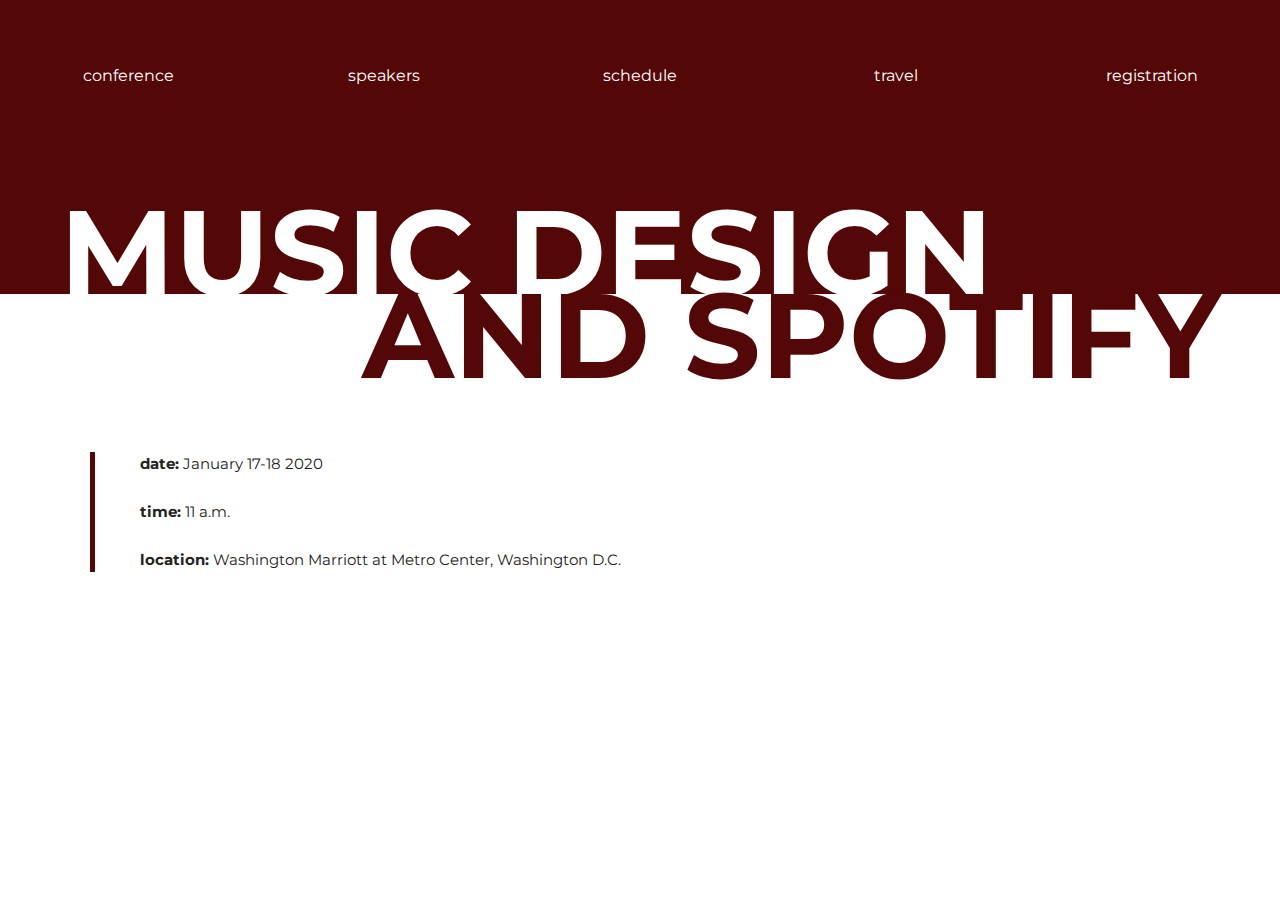
<file: conference project/index.html>
<!DOCTYPE html>
<html>
<head>

	<meta charset="utf-8">
	<meta http-equiv="X-UA-Compatible" content="IE=edge">
	<title>Music Design Conference</title>
	<meta name="description" content="">

	<!-- Enable responsive layouts; tell browsers not to shrink pages to fit small screens -->
	<meta name="viewport" content="width=device-width, initial-scale=1">

	<!-- Load styles -->
	<!-- For production, combine all of the stylesheets -->
	<link rel="stylesheet" href="css/sitewide.css">

	<!-- Webfonts -->
	<link href="https://fonts.googleapis.com/css?family=Source+Sans+Pro" rel="stylesheet">
	<link href="https://fonts.googleapis.com/css?family=Montserrat:400,800&display=swap" rel="stylesheet">


</head>
<body class="home-body">
<!-- Change this classname for each page/type! -->

	<!-- Page content typically goes inside the container -->
	<div class="container">

		<header class="homepage">
			<nav class="global-nav">
				<ul>
					<li><a href="index.html">conference</a></li>
					<li><a href="speakers.html">speakers</a></li>
					<li><a href="schedule.html">schedule</a></li>
					<li><a href="travel.html">travel</a></li>
					<li><a href="registration.html">registration</a></li>
				</ul>
			</nav>
		</header>

		<h1 class="title1">MUSIC DESIGN</h1>

		<h1 class="title2">AND SPOTIFY</h1>

		<p class="deets">
			<b>date:</b> January 17-18 2020<br></br>
			<b>time:</b> 11 a.m.<br></br>
			<b>location:</b> Washington Marriott at Metro Center, Washington D.C.
		</p>

	</div><!-- end container -->

</body>
</html>
</file>
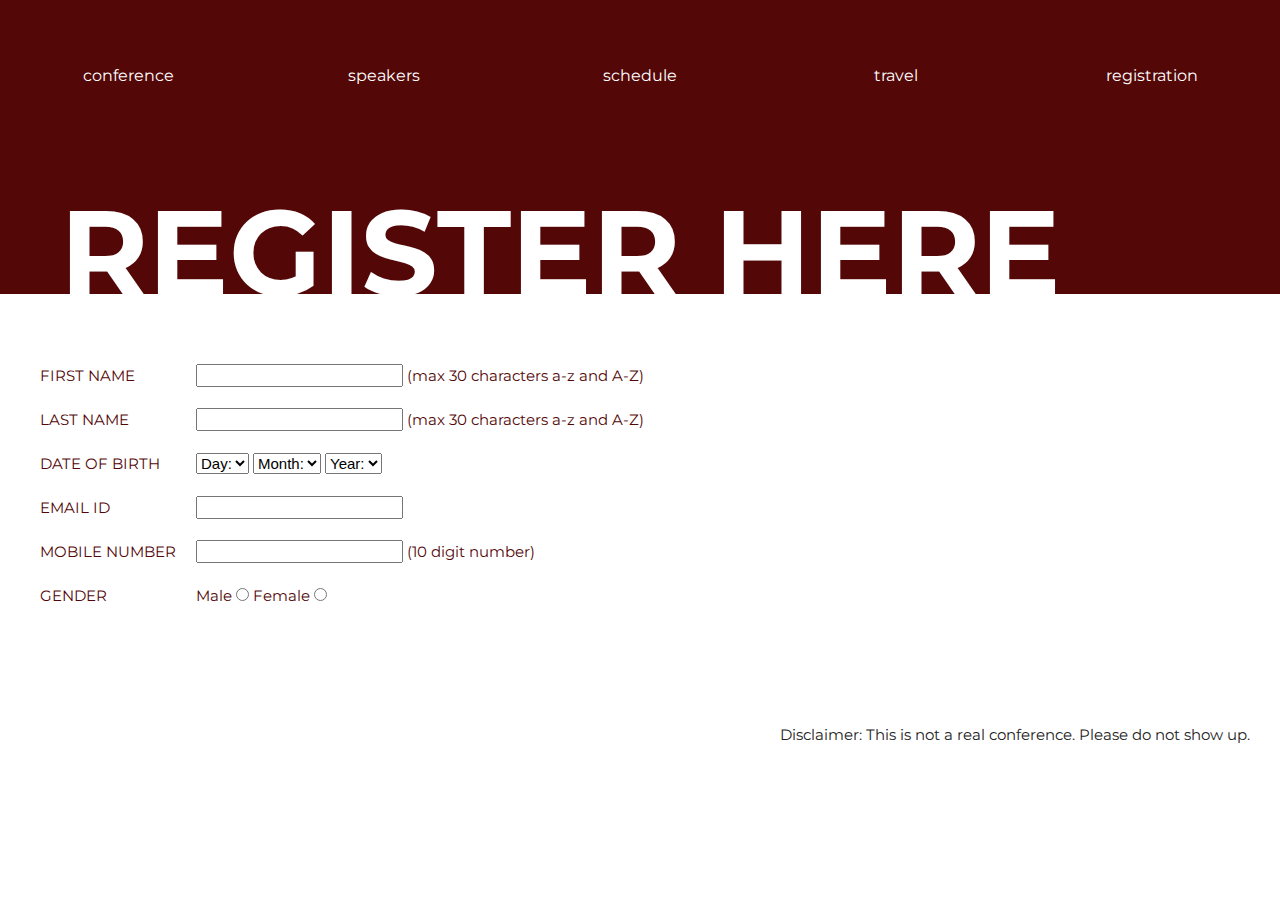
<file: conference project/registration.html>
<!DOCTYPE html>
<html>
<head>

	<meta charset="utf-8">
	<meta http-equiv="X-UA-Compatible" content="IE=edge">
	<title>Travel Accommodations</title>
	<meta name="description" content="">

	<!-- Enable responsive layouts; tell browsers not to shrink pages to fit small screens -->
	<meta name="viewport" content="width=device-width, initial-scale=1">

	<!-- Load styles -->
	<!-- For production, combine all of the stylesheets -->
	<link rel="stylesheet" href="css/sitewide.css">

	<!-- Webfonts -->
	<link href="https://fonts.googleapis.com/css?family=Source+Sans+Pro" rel="stylesheet">
	<link href="https://fonts.googleapis.com/css?family=Montserrat:400,800&display=swap" rel="stylesheet">

</head>
<body class="homepage">
<!-- Change this classname for each page/type! -->

	<!-- Page content typically goes inside the container -->
	<div class="container">

		<header class="regpage">
			<nav class="global-nav">
				<ul>
					<li><a href="index.html">conference</a></li>
					<li><a href="speakers.html">speakers</a></li>
					<li><a href="schedule.html">schedule</a></li>
					<li><a href="travel.html">travel</a></li>
					<li><a href="registration.html">registration</a></li>
				</ul>
			</nav>
		</header>

		<h1 class="registration1">REGISTER HERE</h1>

		<div class="table">
			<table align="center" cellpadding = "10">

			<!--- First Name ---------------------------------------------------------->
				<tr>
					<td>FIRST NAME</td>
					<td><input type="text" name="First_Name" maxlength="30"/>
					(max 30 characters a-z and A-Z)
					</td>
				</tr>

				<!--- Last Name ---------------------------------------------------------->
				<tr>
					<td>LAST NAME</td>
					<td><input type="text" name="Last_Name" maxlength="30"/>
					(max 30 characters a-z and A-Z)
					</td>
				</tr>

				<!--- Date Of Birth -------------------------------------------------------->
				<tr>
					<td>DATE OF BIRTH</td>

					<td>
						<select name="Birthday_day" id="Birthday_Day">
							<option value="-1">Day:</option>
							<option value="1">1</option>
							<option value="2">2</option>
							<option value="3">3</option>
							<option value="4">4</option>
							<option value="5">5</option>
							<option value="6">6</option>
							<option value="7">7</option>
							<option value="8">8</option>
							<option value="9">9</option>
							<option value="10">10</option>
							<option value="11">11</option>
							<option value="12">12</option>
							<option value="13">13</option>
							<option value="14">14</option>
							<option value="15">15</option>
							<option value="16">16</option>
							<option value="17">17</option>
							<option value="18">18</option>
							<option value="19">19</option>
							<option value="20">20</option>
							<option value="21">21</option>
							<option value="22">22</option>
							<option value="23">23</option>
							<option value="24">24</option>
							<option value="25">25</option>
							<option value="26">26</option>
							<option value="27">27</option>
							<option value="28">28</option>
							<option value="29">29</option>
							<option value="30">30</option>
							<option value="31">31</option>
						</select>

						<select id="Birthday_Month" name="Birthday_Month">
							<option value="-1">Month:</option>
							<option value="January">Jan</option>
							<option value="February">Feb</option>
							<option value="March">Mar</option>
							<option value="April">Apr</option>
							<option value="May">May</option>
							<option value="June">Jun</option>
							<option value="July">Jul</option>
							<option value="August">Aug</option>
							<option value="September">Sep</option>
							<option value="October">Oct</option>
							<option value="November">Nov</option>
							<option value="December">Dec</option>
						</select>

						<select name="Birthday_Year" id="Birthday_Year">
							<option value="-1">Year:</option>
							<option value="2012">2012</option>
							<option value="2011">2011</option>
							<option value="2010">2010</option>
							<option value="2009">2009</option>
							<option value="2008">2008</option>
							<option value="2007">2007</option>
							<option value="2006">2006</option>
							<option value="2005">2005</option>
							<option value="2004">2004</option>
							<option value="2003">2003</option>
							<option value="2002">2002</option>
							<option value="2001">2001</option>
							<option value="2000">2000</option>
							<option value="1999">1999</option>
							<option value="1998">1998</option>
							<option value="1997">1997</option>
							<option value="1996">1996</option>
							<option value="1995">1995</option>
							<option value="1994">1994</option>
							<option value="1993">1993</option>
							<option value="1992">1992</option>
							<option value="1991">1991</option>
							<option value="1990">1990</option>
							<option value="1989">1989</option>
							<option value="1988">1988</option>
							<option value="1987">1987</option>
							<option value="1986">1986</option>
							<option value="1985">1985</option>
							<option value="1984">1984</option>
							<option value="1983">1983</option>
							<option value="1982">1982</option>
							<option value="1981">1981</option>
							<option value="1980">1980</option>
						</select>
					</td>
				</tr>

				<!--- Email Id ---------------------------------------------------------->
				<tr>
					<td>EMAIL ID</td>
					<td><input type="text" name="Email_Id" maxlength="100" /></td>
				</tr>

				<!--- Mobile Number ---------------------------------------------------------->
				<tr>
					<td>MOBILE NUMBER</td>
					<td>
					<input type="text" name="Mobile_Number" maxlength="10" />
					(10 digit number)
					</td>
				</tr>

				<!--- Gender ----------------------------------------------------------->
				<tr>
					<td>GENDER</td>
					<td>
						Male <input type="radio" name="Gender" value="Male" />
						Female <input type="radio" name="Gender" value="Female" />
					</td>
				</tr>
			</table>
		</div>

		<p class="disclaimer">Disclaimer: This is not a real conference. Please do not show up.</p>

	</div><!-- end container -->

</body>
</html>
</file>
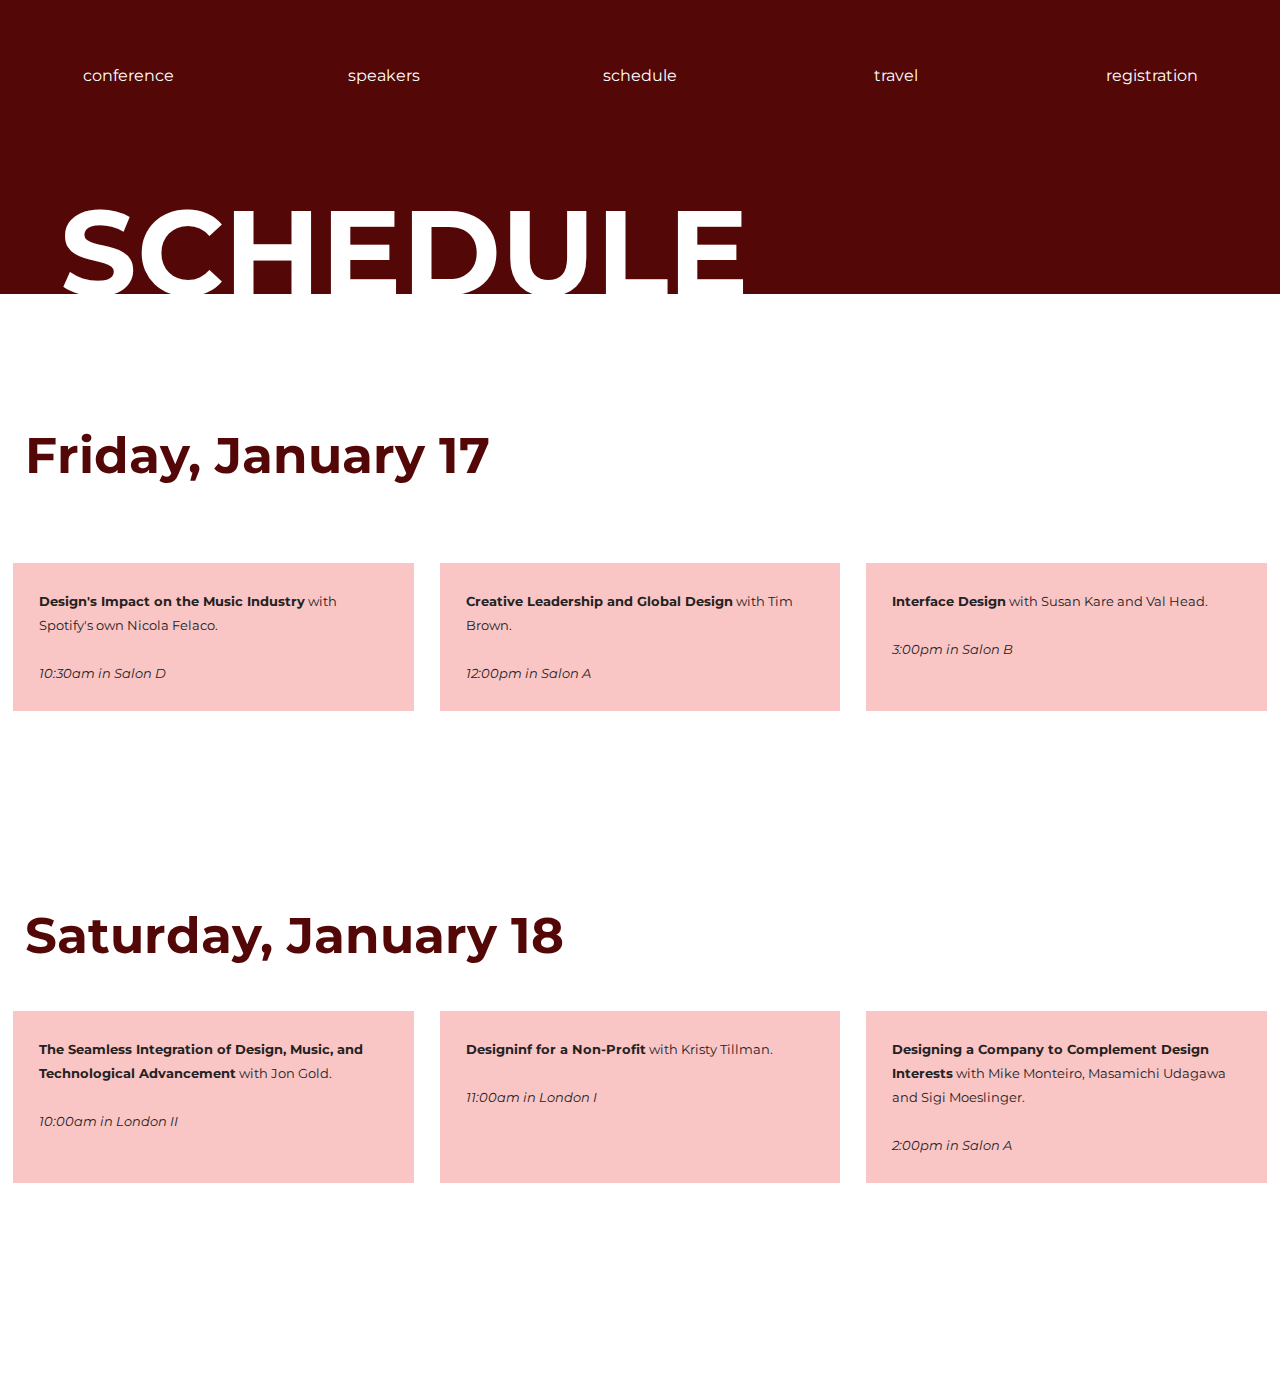
<file: conference project/schedule.html>
<!DOCTYPE html>
<html>
<head>

	<meta charset="utf-8">
	<meta http-equiv="X-UA-Compatible" content="IE=edge">
	<title>Daily Schedule</title>
	<meta name="description" content="">

	<!-- Enable responsive layouts; tell browsers not to shrink pages to fit small screens -->
	<meta name="viewport" content="width=device-width, initial-scale=1">

	<!-- Load styles -->
	<!-- For production, combine all of the stylesheets -->
	<link rel="stylesheet" href="css/sitewide.css">

	<!-- Webfonts -->
	<link href="https://fonts.googleapis.com/css?family=Source+Sans+Pro" rel="stylesheet">
	<link href="https://fonts.googleapis.com/css?family=Montserrat:400,800&display=swap" rel="stylesheet">

</head>
<body class="homepage">
<!-- Change this classname for each page/type! -->

	<!-- Page content typically goes inside the container -->
	<div class="container">

		<header class="schedulepage">
			<nav class="global-nav">
				<ul>
					<li><a href="index.html">conference</a></li>
					<li><a href="speakers.html">speakers</a></li>
					<li><a href="schedule.html">schedule</a></li>
					<li><a href="travel.html">travel</a></li>
					<li><a href="registration.html">registration</a></li>
				</ul>
			</nav>
		</header>

		<h1 class="schedule1">SCHEDULE</h1>

		<p class="date1">
			<strong>Friday, January 17</strong>
		</p>

		<div class="fri">
			<p class="talk1"><strong>Design's Impact on the Music Industry</strong> with Spotify's own Nicola Felaco.<br><br><em>10:30am in  Salon D</em></p>
			<p class="talk2"><strong>Creative Leadership and Global Design</strong> with Tim Brown.<br><br><em>12:00pm in Salon A</em></p>
			<p class="talk3"><strong>Interface Design</strong> with Susan Kare and Val Head.<br><br><em>3:00pm in Salon B</em></p>
		</div>

		<p class="date2">
			<strong>Saturday, January 18</strong>
		</p>

		<div class="sat">
			<p class="talk1"><strong>The Seamless Integration of Design, Music, and Technological Advancement</strong> with Jon Gold.<br><br><em>10:00am in London II</em></p>
			<p class="talk2"><strong>Designinf for a Non-Profit</strong> with Kristy Tillman.<br><br><em>11:00am in London I</em></p>
			<p class="talk3"><strong>Designing a Company to Complement Design Interests</strong> with Mike Monteiro, Masamichi Udagawa and Sigi Moeslinger.<br><br><em>2:00pm in Salon A</em></p>
		</div>


	</div><!-- end container -->

</body>
</html>
</file>
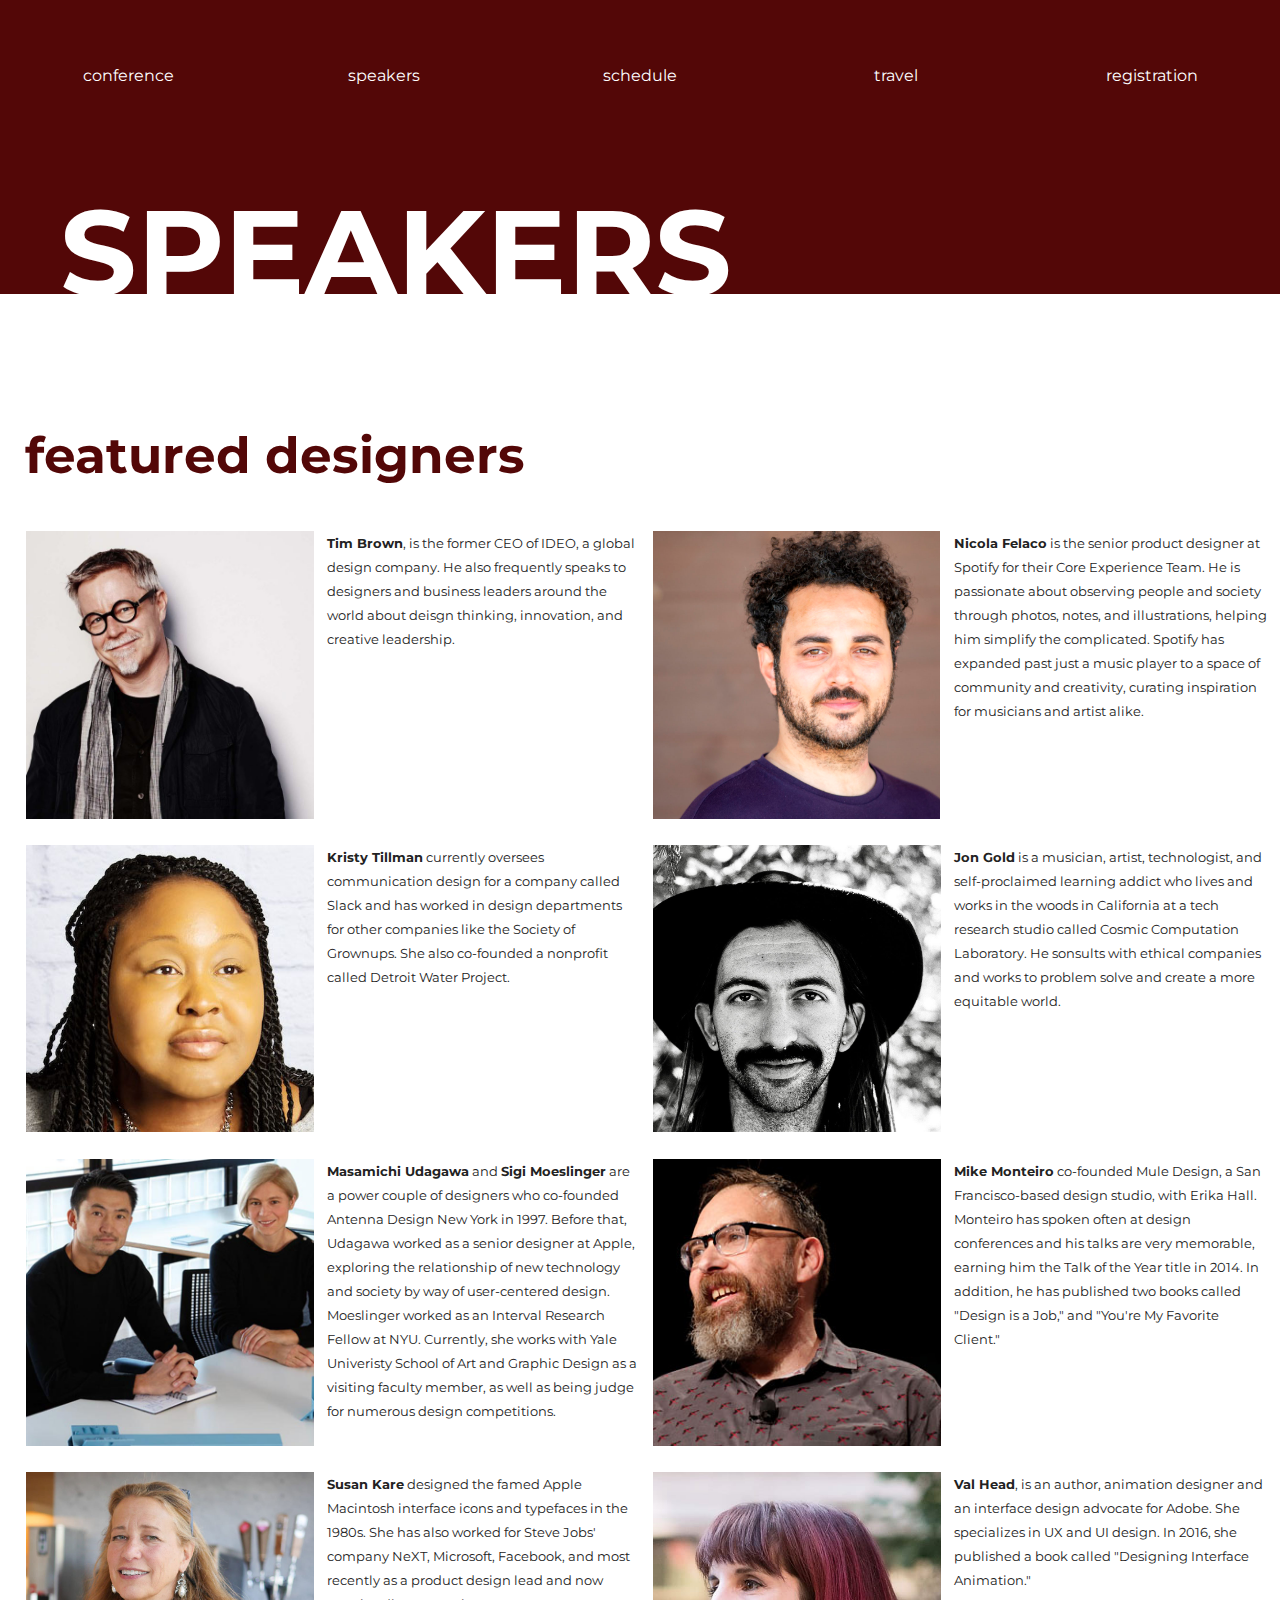
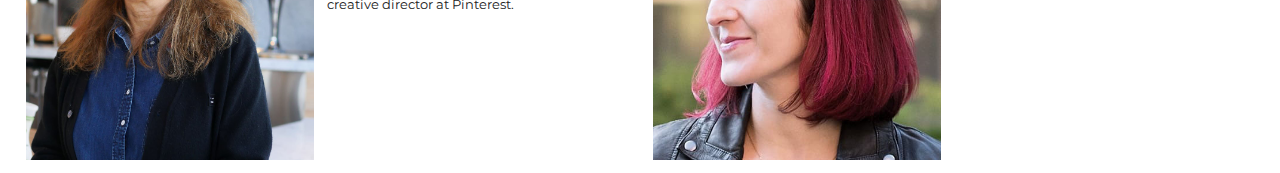
<file: conference project/speakers.html>
<!DOCTYPE html>
<html>
<head>

	<meta charset="utf-8">
	<meta http-equiv="X-UA-Compatible" content="IE=edge">
	<title>Speakers</title>
	<meta name="description" content="">

	<!-- Enable responsive layouts; tell browsers not to shrink pages to fit small screens -->
	<meta name="viewport" content="width=device-width, initial-scale=1">

	<!-- Load styles -->
	<!-- For production, combine all of the stylesheets -->
	<link rel="stylesheet" href="css/sitewide.css">

	<!-- Webfonts -->
	<link href="https://fonts.googleapis.com/css?family=Source+Sans+Pro" rel="stylesheet">
	<link href="https://fonts.googleapis.com/css?family=Montserrat:400,800&display=swap" rel="stylesheet">

</head>
<body class="homepage">
<!-- Change this classname for each page/type! -->

	<!-- Page content typically goes inside the container -->
	<div class="container">

		<header class="speakerspage">
			<nav class="global-nav">
				<ul>
					<li><a href="index.html">conference</a></li>
					<li><a href="speakers.html">speakers</a></li>
					<li><a href="schedule.html">schedule</a></li>
					<li><a href="travel.html">travel</a></li>
					<li><a href="registration.html">registration</a></li>
				</ul>
			</nav>
		</header>

		<h1 class="speakers1">SPEAKERS</h1>

		<h2 class="speakers2">featured designers</h2>

		<div class="featured">
			<img class="brown" src="img/brown.jpg" alt="Photo of Tim Brown">
			<p><b>Tim Brown</b>, is the former CEO of IDEO, a global design company. He also frequently speaks to designers and business leaders around the world about deisgn thinking, innovation, and creative leadership.</p>

			<img class="felaco" src="img/felaco.jpg" alt="Photo of Nicola Felaco">
			<p><b>Nicola Felaco</b> is the senior product designer at Spotify for their Core Experience Team. He is passionate about observing people and society through photos, notes, and illustrations, helping him simplify the complicated. Spotify has expanded past just a music player to a space of community and creativity, curating inspiration for musicians and artist alike.</p>

			<img class="tillman" src="img/tillman.jpg" alt="Photo of Kristy Tillman">
			<p><b>Kristy Tillman</b> currently oversees communication design for a company called Slack and has worked in design departments for other companies like the Society of Grownups. She also co-founded a nonprofit called Detroit Water Project.</p>

			<img class="gold" src="img/gold.jpg" alt="Photo of Jon Gold">
			<p><b>Jon Gold</b> is a musician, artist, technologist, and self-proclaimed learning addict who lives and works in the woods in California at a tech research studio called Cosmic Computation Laboratory. He sonsults with ethical companies and works to problem solve and create a more equitable world.</p>

			<img class="udagawa" src="img/udagawa.jpg" alt="Photo of Masamichi Udagawa and Sigi Moeslinger">
			<p><b>Masamichi Udagawa</b> and <b>Sigi Moeslinger</b> are a power couple of designers who co-founded Antenna Design New York in 1997. Before that, Udagawa worked as a senior designer at Apple, exploring the relationship of new technology and society by way of user-centered design.
			Moeslinger worked as an Interval Research Fellow at NYU. Currently, she works with Yale Univeristy School of Art and Graphic Design as a visiting faculty member, as well as being judge for numerous design competitions.</p>

			<img class="monteiro" src="img/monteiro.jpg" alt="Photo of Mike Monteiro">
			<p><b>Mike Monteiro</b> co-founded Mule Design, a San Francisco-based design studio, with Erika Hall. Monteiro has spoken often at design conferences and his talks are very memorable, earning him the Talk of the Year title in 2014. In addition, he has published two books called "Design is a Job," and "You're My Favorite Client." </p>

			<img class="kare" src="img/kare.jpg" alt="Photo of Susan Kare">
			<p><b>Susan Kare</b> designed the famed Apple Macintosh interface icons and typefaces in the 1980s. She has also worked for Steve Jobs' company NeXT, Microsoft, Facebook, and most recently as a product design lead and now creative director at Pinterest.</p>

			<img class="head" src="img/head.jpg" alt="Photo of Val Head">
			<p><b>Val Head</b>, is an author, animation designer and an interface design advocate for Adobe. She specializes in UX and UI design. In 2016, she published a book called "Designing Interface Animation."</p>
		</div>

	</div><!-- end container -->

</body>
</html>
</file>
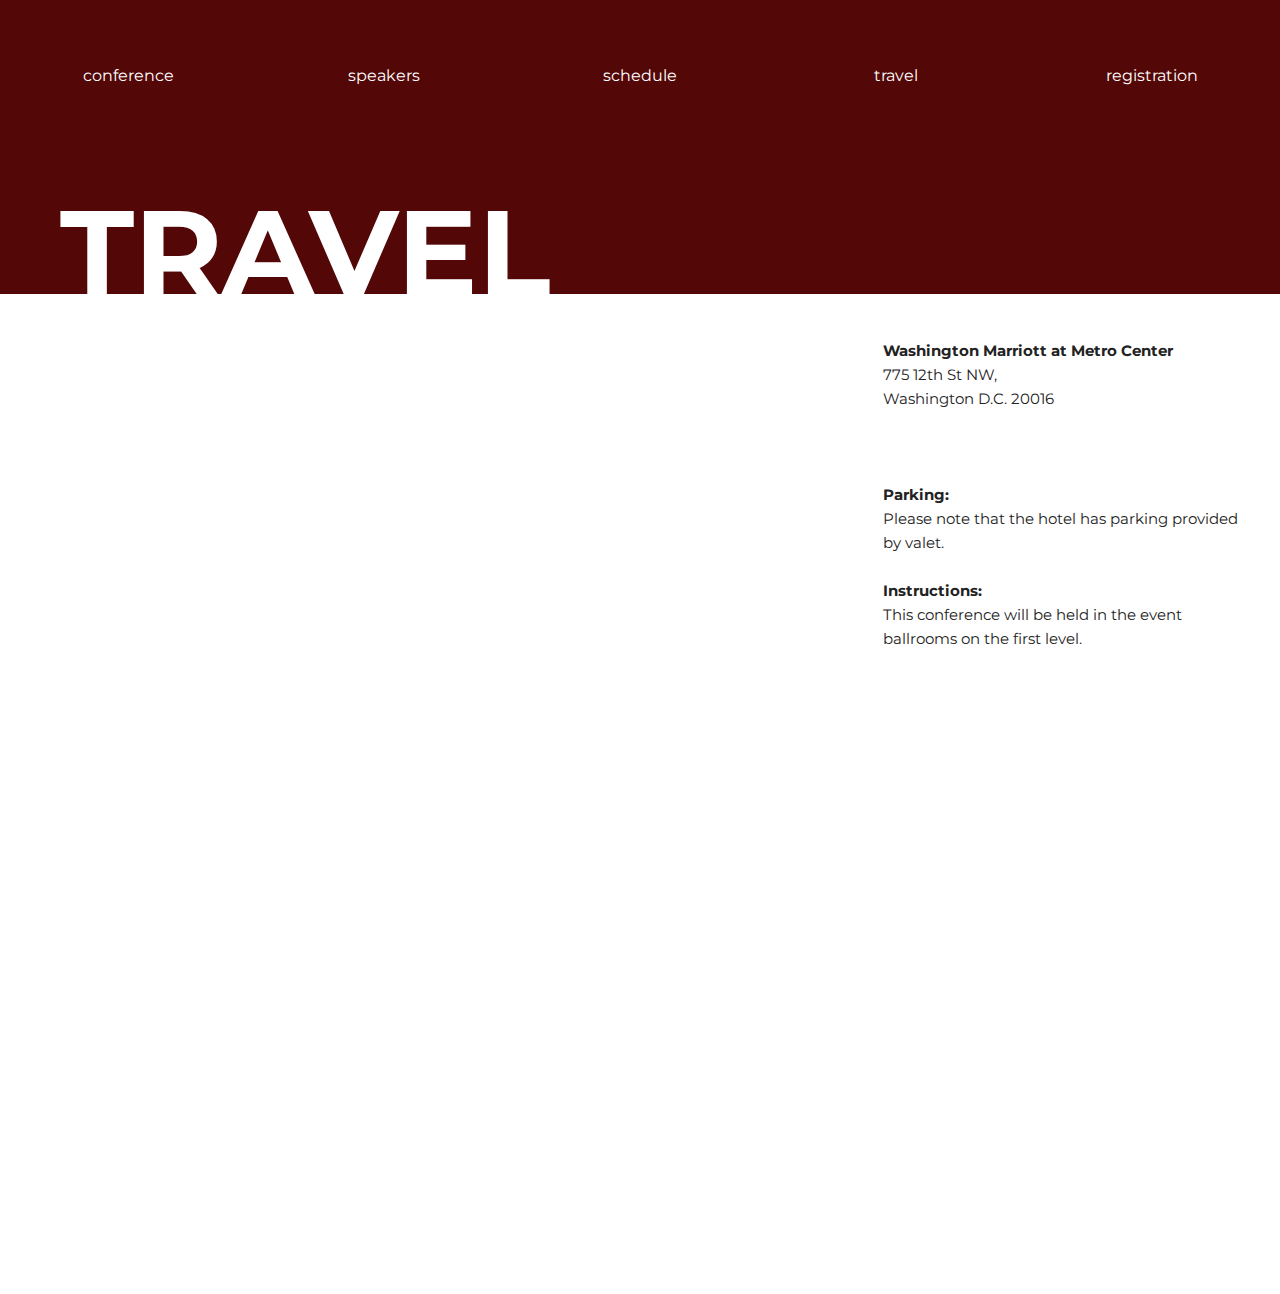
<file: conference project/travel.html>
<!DOCTYPE html>
<html>
<head>

	<meta charset="utf-8">
	<meta http-equiv="X-UA-Compatible" content="IE=edge">
	<title>Travel Accommodations</title>
	<meta name="description" content="">

	<!-- Enable responsive layouts; tell browsers not to shrink pages to fit small screens -->
	<meta name="viewport" content="width=device-width, initial-scale=1">

	<!-- Load styles -->
	<!-- For production, combine all of the stylesheets -->
	<link rel="stylesheet" href="css/sitewide.css">

	<!-- Webfonts -->
	<link href="https://fonts.googleapis.com/css?family=Source+Sans+Pro" rel="stylesheet">
	<link href="https://fonts.googleapis.com/css?family=Montserrat:400,800&display=swap" rel="stylesheet">

</head>
<body class="homepage">
<!-- Change this classname for each page/type! -->

	<!-- Page content typically goes inside the container -->
	<div class="container">

		<header class="travelpage">
			<nav class="global-nav">
				<ul>
					<li><a href="index.html">conference</a></li>
					<li><a href="speakers.html">speakers</a></li>
					<li><a href="schedule.html">schedule</a></li>
					<li><a href="travel.html">travel</a></li>
					<li><a href="registration.html">registration</a></li>
				</ul>
			</nav>
		</header>

		<h1 class="travel1">TRAVEL</h1>

		<div class="travel-info">
			<p class="parking">
				<strong>Washington Marriott at Metro Center</strong><br>775 12th St NW,<br>Washington D.C. 20016<br><br><br><br>
				<strong>Parking:</strong><br>Please note that the hotel has parking provided by valet.<br><br>
				<strong>Instructions:</strong><br>This conference will be held in the event ballrooms on the first level.
			</p>

		<div>
			<iframe class="mobile-map" width="320" height="480" id="gmap_canvas" src="https://maps.google.com/maps?q=marriott%20metro%20center&t=&z=15&ie=UTF8&iwloc=&output=embed" frameborder="0" scrolling="no" marginheight="0" marginwidth="0">
			</iframe><a href="https://www.whatismyip-address.com"></a>
		</div>

	</div><!-- end container -->

</body>
</html>
</file>
<file: conference project/css/sitewide.css>
/* ------------------------------------------------------------ */
/* imports and utilities */

/* 3rd-party CSS files */
@import 'vendor/h5bp-head.css';
@import 'vendor/normalize.css';
@import 'vendor/h5bp-tail.css';

/* use a more intuitive box sizing model (http://is.gd/wNVjAo) */
* { -moz-box-sizing: border-box; -webkit-box-sizing: border-box; box-sizing: border-box; }

/* Scale down images and embedded videos so they don't overflow their parents */
img, object { max-width: 100%; }

/*	Development/layout aid. Remove the comments
	on this rule in order to draw boxes around DIVs
	and other elements used for layout. */
/*
div, main, article, section, aside, hgroup, header, footer, address, nav {
	border: 1px solid rgba(255,0,0,0.15) !important;
	background: rgba(255,0,0,0.05) !important;
}
*/


/* ------------------------------------------------------------ */
/* for smaller screens */

body {
	font-family: "Montserrat", "Source Sans Pro", "Helvetica Neue", Helvetica, Arial, sans-serif;
	font-size: 16px;
	line-height: 1.5em;
	color: #222;
}

.container {
	width: 100%;
	margin: 0;
}

.global-nav ul {
	display: flex;
	flex: auto;
	margin: 0;
	padding-left: 0;
	grid-row: 1/2;
}

.global-nav li {
	flex: 3 1 300px;
	list-style-type: none;
	text-align: center;
	margin: 0;
	background: #530707;
}

.global-nav a {
	display: block;
	color: #fff;
	text-decoration: none;
	transition: all 0s;
	font-size: 10px;
}

.global-nav a:hover {
	color: #fac5c5;
}

.home-body {
	margin: 0;
}

.title1 {
	grid-row: 2/3;
	color: white;
	padding-left: 0.5em;
	padding-top: 3.1em;
	font-size: 33px;
	margin: 0;
	background-color: #530707;
	font-style: 400;
}

.title2 {
	color: #530707;
	text-align: right;
	padding-right: 0.5em;
	padding-bottom: 0.25em;
	font-size: 33px;
	margin: 0;
	font-style: 400;
}

.deets {
	text-align: left;
	padding-left: 2em;
	border-left: 5px solid #530707;
	margin-left: 4em;
	margin-bottom: 3em;
	margin-right: 2em;
	margin-top: 6em;
	font-size: 10px;
}

.speakers1 {
	grid-row: 2/3;
	color: white;
	font-size: 30px;
	padding-left: 0.5em;
	padding-top: 1em;
	padding-bottom: 0.25em;
	margin: 0;
	background-color: #530707;
	font-style: 400;
}

.speakers2 {
	color: #530707;
	font-size: 25px;
	padding-bottom: 1em;
	padding-top: 3em;
	padding-left: 0.5em;
	margin: 0;
	font-style: 400;
}

div.featured {
	font-size: 9px;
	margin-left: 2em;
	margin-right: 2em;
	margin-top: 0;
}

.brown {
	grid-row: auto;
	padding: 1em;
}

.tillman {
	grid-row: auto;
	padding: 1em;
}

.udagawa {
	grid-row: auto;
	padding: 1em;
}

.kare {
	grid-row: auto;
	padding: 1em;
}

.felaco {
	grid-row: auto;
	padding: 1em;
}

.gold {
	grid-row: auto;
	padding: 1em;
}

.monteiro {
	grid-row: auto;
	padding: 1em;
}

.head {
	grid-row: auto;
	padding: 1em;
}

.schedule1 {
		color: white;
		padding-left: 0.5em;
		padding-top: 1em;
		padding-bottom: 0.25em;
		font-size: 30px;
		margin:0;
		background-color: #530707;
		font-style: 400;
}

.date1 {
	color: #530707;
	font-size: 20px;
	padding-bottom: 1em;
	padding-top: 3em;
	padding-left: 0.5em;
	margin: 0;
	font-style: 400;
}

.date2 {
	color: #530707;
	font-size: 20px;
	padding-bottom: 1em;
	padding-top: 3em;
	padding-left: 0.5em;
	margin: 0;
	font-style: 400;
}

.talk1 {
	grid-column: 1/2;
	padding: 2em;
	background: #fac5c5;
	margin-left: 1em;
	margin-right: 1em;
	font-size: 13px;
}

.talk2 {
	grid-column: 2/3;
	padding: 2em;
	background: #fac5c5;
	margin: 1em;
	font-size: 13px;
}

.talk3 {
	grid-column: 3/4;
	padding: 2em;
	background: #fac5c5;
	margin: 1em;
	font-size: 13px;
}

.travel1 {
	color: white;
	padding-left: 0.5em;
	padding-top: 1em;
	padding-bottom: 0.25em;
	font-size: 30px;
	margin:0;
	background-color: #530707;
	font-style: 400;
}

.parking {
	font-size: 10px;
	grid-row: 1/2;
	padding: 2em;
}

.mobile-map {
	grid-row: 2/3;
	position: static;
	text-align: center;
	height: 480px;
	width: 320px;
	padding-left: 1em;
	padding-right: 2em;
}

.registration1 {
	color: white;
	padding-left: 0.5em;
	padding-top: 1em;
	padding-bottom: 0.25em;
	font-size: 30px;
	margin:0;
	background-color: #530707;
	font-style: 400;
}

table {
	color: #530707;
	font-size: 10px;
	font-style: normal;
	border-collapse: collapse;
	margin: 2em;
}

table.inner {
	border: 0px;
}

.disclaimer {
	padding: 2em;
}


/* ------------------------------------------------------------ */
/* media query containing styles for larger screens */
@media (min-width: 720px) {

	body {
		font-family: "Montserrat", "Source Sans Pro", "Helvetica Neue", Helvetica, Arial, sans-serif;
		font-size: 16px;
		line-height: 1.5em;
		color: #222;
	}

	.container {
		width: 100%;
		margin: 0;
		display: grid;
	}

	.global-nav ul {
		display: flex;
		flex-direction: row;
		margin: 0;
		padding-left: 0;
	}

	.global-nav li {
		flex: 3 1 300px;
		list-style-type: none;
		text-align: center;
		padding-top: 4em;
		padding-bottom: 2em;
		background: #530707;
	}

	.global-nav a {
		display: block;
		color: #fff;
		text-decoration: none;
		transition: all 0s;
		font-size: 16px;
	}

	.global-nav a:hover {
		color: #fac5c5;
	}

	.home-body {
		margin: 0;
	}

	.title1 {
		color: white;
		padding-left: 0.5em;
		padding-top: 1em;
		padding-bottom: 0.25em;
		font-size: 120px;
		margin:0;
		background-color: #530707;
		font-style: 400;
	}

	.title2 {
		color: #530707;
		text-align: right;
		padding-right: 0.5em;
		padding-top: 0.24em;
		padding-bottom: 0.25em;
		font-size: 120px;
		margin:0;
		font-style: 400;
	}

	.deets {
		font-size: 15px;
		text-align: left;
		padding-left: 3em;
		border-left: 5px solid #530707;
		margin-left: 6em;
		margin-bottom: 3em;
		margin-top: 5em;
	}

	.speakers1 {
		color: white;
		padding-left: 0.5em;
		padding-top: 1em;
		padding-bottom: 0.25em;
		font-size: 120px;
		margin:0;
		background-color: #530707;
		font-style: 400;
	}

	.speakers2 {
		color: #530707;
		font-size: 50px;
		padding-bottom: 1em;
		padding-top: 3em;
		padding-left: 0.5em;
		margin: 0;
		font-style: 400;
	}

	div.featured {
		display: grid;
		grid-template-columns: 1fr 1fr 1fr 1fr;
		grid-template-rows: 1fr 1fr 1fr 1fr;
		font-size: 13px;
		margin-left: 1em;
		margin-right: 1em;
		margin-top: 0;
	}

	.brown {
		grid-column: 1/2;
		grid-row: 1/2;
		padding: 1em;
	}

	.tillman {
		grid-column: 1/2;
		grid-row: 2/3;
		padding: 1em;
	}

	.udagawa {
		grid-column: 1/2;
		grid-row: 3/4;
		padding: 1em;
	}

	.kare {
		grid-column: 1/2;
		grid-row: 4/5;
		padding: 1em;
	}

	.felaco {
		grid-column: 3/4;
		grid-row: 1/2;
		padding: 1em;
	}

	.gold {
		grid-column: 3/4;
		grid-row: 2/3;
		padding: 1em;
	}

	.monteiro {
		grid-column: 3/4;
		grid-row: 3/4;
		padding: 1em;
	}

	.head {
		grid-column: 3/4;
		grid-row: 4/5;
		padding: 1em;
	}

	.schedule1 {
			color: white;
			padding-left: 0.5em;
			padding-top: 1em;
			padding-bottom: 0.25em;
			font-size: 120px;
			margin:0;
			background-color: #530707;
			font-style: 400;
	}

	.date1 {
		color: #530707;
		font-size: 50px;
		padding-bottom: 1em;
		padding-top: 3em;
		padding-left: 0.5em;
		margin: 0;
		font-style: 400;
	}

	div.fri {
		display: grid;
		grid-template-columns: 1fr 1fr 1fr;
		margin-top: 2em;
	}

	.talk1 {
		grid-column: 1/2;
		padding: 2em;
		background: #fac5c5;
		margin-left: 1em;
		margin-right: 1em;
	}

	.talk2 {
		grid-column: 2/3;
		padding: 2em;
		background: #fac5c5;
		margin: 1em;
	}

	.talk3 {
		grid-column: 3/4;
		padding: 2em;
		background: #fac5c5;
		margin: 1em;
	}

	.date2 {
		color: #530707;
		font-size: 50px;
		padding-bottom: 1em;
		padding-top: 4em;
		padding-left: 0.5em;
		margin: 0;
		font-style: 400;
	}

	div.sat {
		display: grid;
		grid-template-columns: 1fr 1fr 1fr;
		grid-template-rows: 1fr 1fr;
	}

	.travel1 {
		color: white;
		padding-left: 0.5em;
		padding-top: 1em;
		padding-bottom: 0.25em;
		font-size: 120px;
		margin: 0;
		background-color: #530707;
		font-style: 400;
	}

	div.travel-info {
		display: grid;
		grid-template-columns: 1fr 0.5fr;
		grid-template-rows: 1fr 1fr;
	}

	.parking {
		font-size: 15px;
		grid-column: 2/3;
		grid-row: 1/2;
		padding: 2em;
	}

	.mobile-map {
		grid-column: 1/2;
		grid-row: 1/2;
		position: relative;
		text-align: center;
		height: 500px;
		width: 800px;
		padding: 2em;
	}

	.registration1 {
		color: white;
		padding-left: 0.5em;
		padding-top: 1em;
		padding-bottom: 0.25em;
		font-size: 120px;
		margin:0;
		background-color: #530707;
		font-style: 400;
	}

	table {
		color: #530707;
	  font-size: 15px;
	  font-style: normal;
	  border-collapse: collapse;
		margin-top: 4em;
	}

	table.inner {
	  border: 0;
	}

	.disclaimer {
		font-size: 15px;
		grid-column: 1/2;
		grid-row: 4/5;
		padding-top: 4em;
		text-align: right;
		padding-right: 2em;
	}


} /* end media query */
</file>
